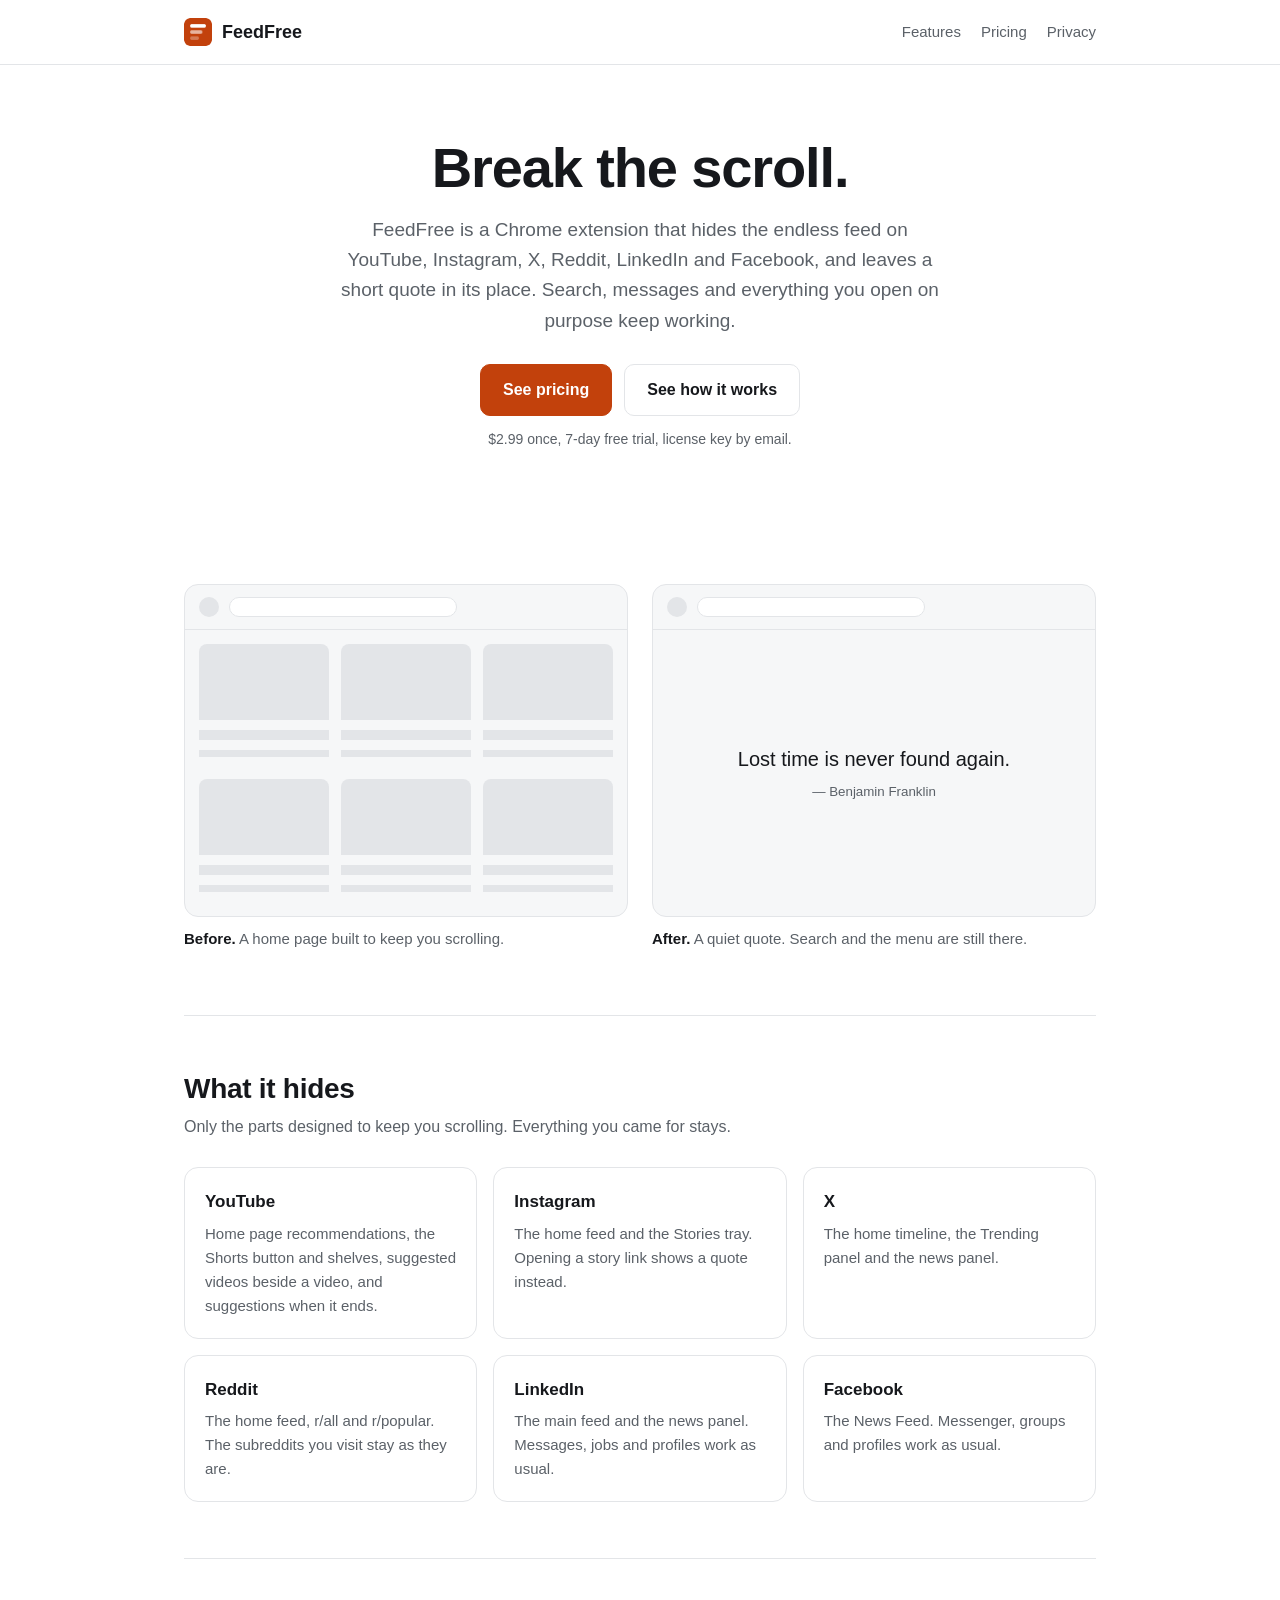
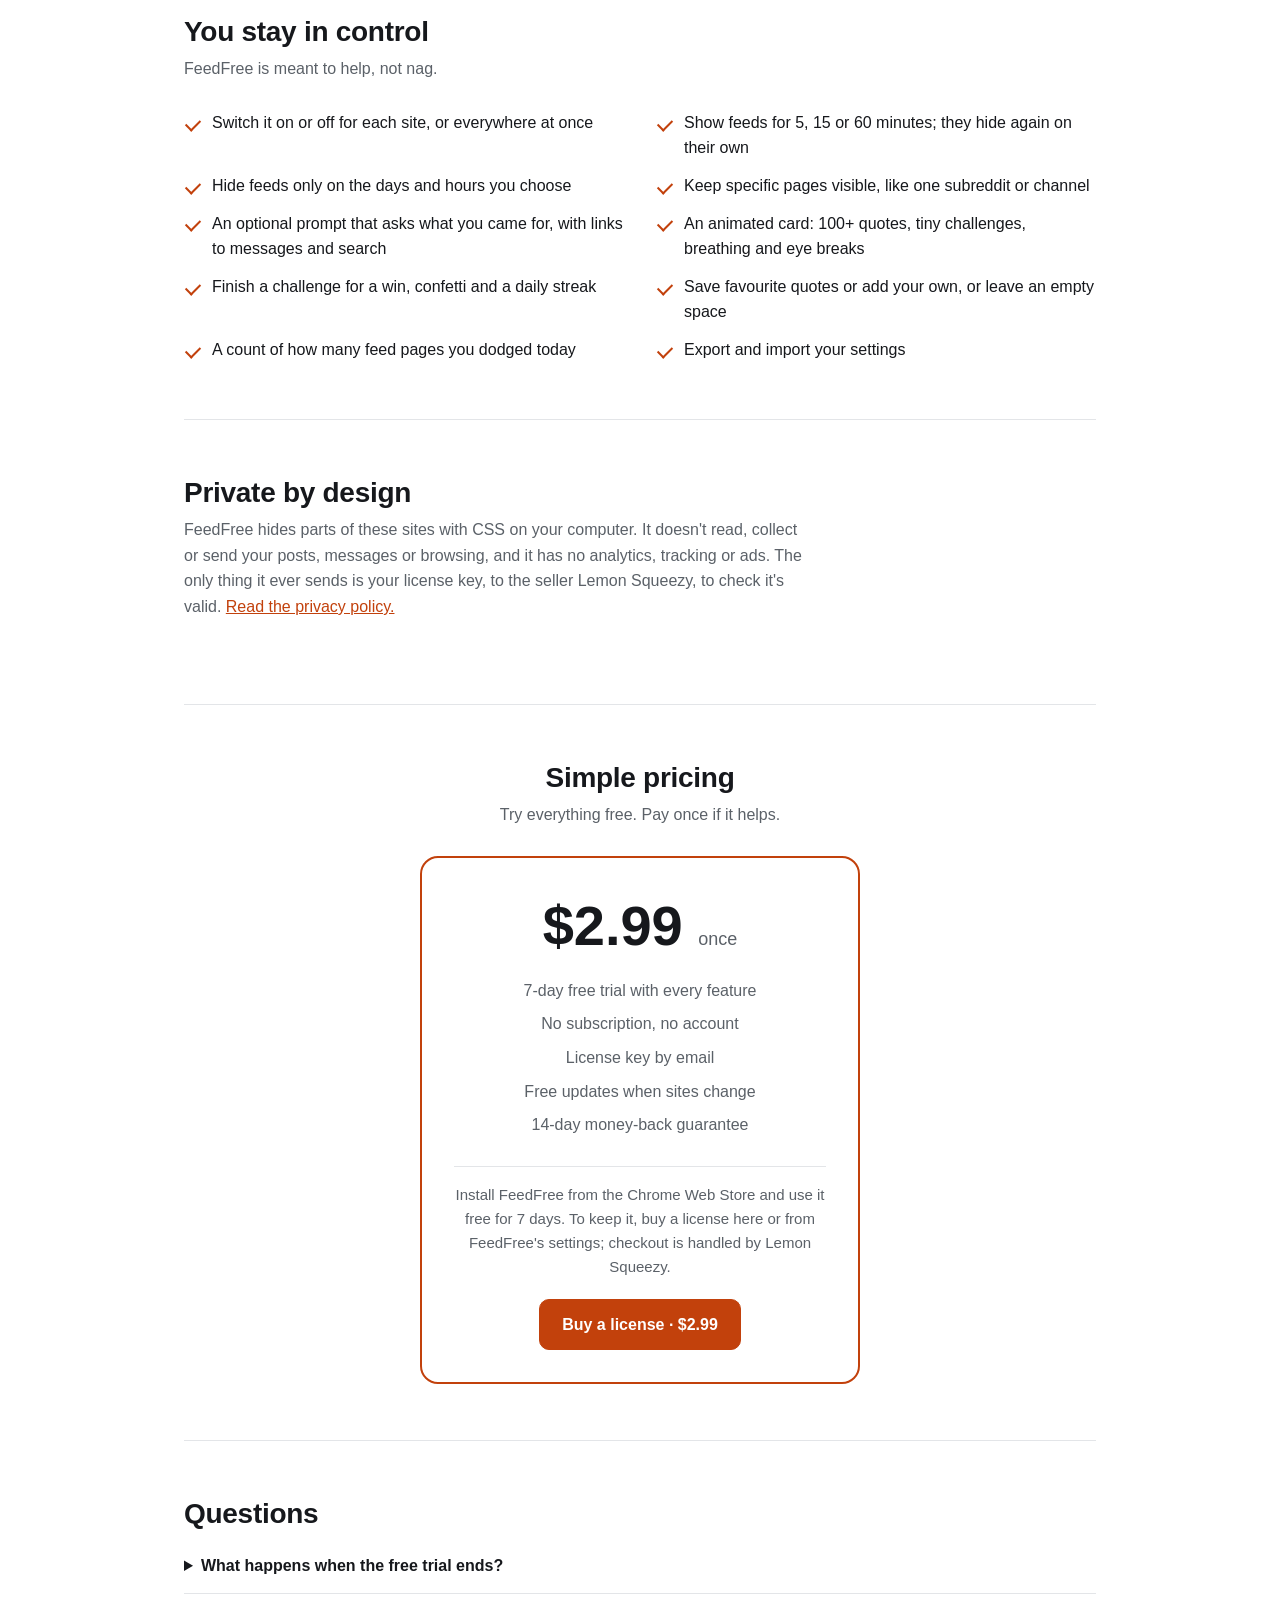
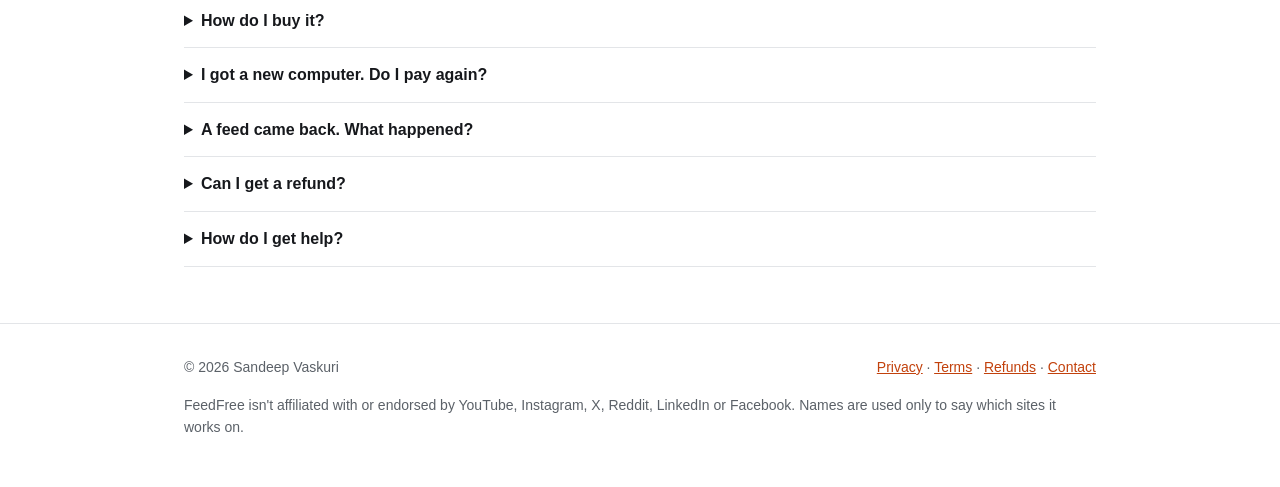
<file: index.html>
<!doctype html>
<html lang="en">
  <head>
    <meta charset="utf-8" />
    <meta name="viewport" content="width=device-width, initial-scale=1" />
    <title>FeedFree: hide the endless feed</title>
    <meta
      name="description"
      content="A Chrome extension that hides the endless feed on YouTube, Instagram, X, Reddit, LinkedIn and Facebook, and shows a quote instead. $2.99 once, 7-day free trial."
    />
    <link rel="icon" href="icon32.png" />
    <link rel="stylesheet" href="style.css" />
  </head>
  <body>
    <header class="top">
      <div class="wrap">
        <a class="brand" href="./">
          <img src="icon32.png" width="28" height="28" alt="" />
          FeedFree
        </a>
        <nav aria-label="Main">
          <a href="#features">Features</a>
          <a href="#pricing">Pricing</a>
          <a href="privacy.html">Privacy</a>
        </nav>
      </div>
    </header>

    <main>
      <div class="wrap">
        <div class="hero">
          <h1>Break the scroll.</h1>
          <p class="lede">
            FeedFree is a Chrome extension that hides the endless feed on YouTube, Instagram, X, Reddit, LinkedIn and Facebook, and leaves a
            short quote in its place. Search, messages and everything you open on purpose keep working.
          </p>
          <div class="cta">
            <!-- When FeedFree is live, add before these:
                 <a class="button primary" href="CHROME WEB STORE LINK">Add to Chrome</a> -->
            <a class="button primary" href="#pricing">See pricing</a>
            <a class="button" href="#how">See how it works</a>
          </div>
          <p class="note">$2.99 once, 7-day free trial, license key by email.</p>
        </div>

        <section class="first" id="how" aria-label="Before and after">
          <div class="compare">
            <figure>
              <div class="mock" aria-hidden="true">
                <div class="mock-bar">
                  <span class="dot"></span>
                  <span class="search"></span>
                </div>
                <div class="mock-grid">
                  <span></span>
                  <span></span>
                  <span></span>
                  <span></span>
                  <span></span>
                  <span></span>
                </div>
              </div>
              <figcaption>
                <strong>Before.</strong>
                A home page built to keep you scrolling.
              </figcaption>
            </figure>
            <figure>
              <div class="mock" aria-hidden="true">
                <div class="mock-bar">
                  <span class="dot"></span>
                  <span class="search"></span>
                </div>
                <div class="mock-quote">
                  <p>Lost time is never found again.</p>
                  <small>Benjamin Franklin</small>
                </div>
              </div>
              <figcaption>
                <strong>After.</strong>
                A quiet quote. Search and the menu are still there.
              </figcaption>
            </figure>
          </div>
        </section>

        <section id="features" aria-labelledby="hides-heading">
          <h2 id="hides-heading">What it hides</h2>
          <p class="section-lede">Only the parts designed to keep you scrolling. Everything you came for stays.</p>
          <ul class="cards">
            <li>
              <h3>YouTube</h3>
              <p>
                Home page recommendations, the Shorts button and shelves, suggested videos beside a video, and suggestions when it ends.
              </p>
            </li>
            <li>
              <h3>Instagram</h3>
              <p>The home feed and the Stories tray. Opening a story link shows a quote instead.</p>
            </li>
            <li>
              <h3>X</h3>
              <p>The home timeline, the Trending panel and the news panel.</p>
            </li>
            <li>
              <h3>Reddit</h3>
              <p>The home feed, r/all and r/popular. The subreddits you visit stay as they are.</p>
            </li>
            <li>
              <h3>LinkedIn</h3>
              <p>The main feed and the news panel. Messages, jobs and profiles work as usual.</p>
            </li>
            <li>
              <h3>Facebook</h3>
              <p>The News Feed. Messenger, groups and profiles work as usual.</p>
            </li>
          </ul>
        </section>

        <section aria-labelledby="control-heading">
          <h2 id="control-heading">You stay in control</h2>
          <p class="section-lede">FeedFree is meant to help, not nag.</p>
          <ul class="ticks">
            <li>Switch it on or off for each site, or everywhere at once</li>
            <li>Show feeds for 5, 15 or 60 minutes; they hide again on their own</li>
            <li>Hide feeds only on the days and hours you choose</li>
            <li>Keep specific pages visible, like one subreddit or channel</li>
            <li>An optional prompt that asks what you came for, with links to messages and search</li>
            <li>An animated card: 100+ quotes, tiny challenges, breathing and eye breaks</li>
            <li>Finish a challenge for a win, confetti and a daily streak</li>
            <li>Save favourite quotes or add your own, or leave an empty space</li>
            <li>A count of how many feed pages you dodged today</li>
            <li>Export and import your settings</li>
          </ul>
        </section>

        <section aria-labelledby="privacy-heading">
          <h2 id="privacy-heading">Private by design</h2>
          <p class="section-lede">
            FeedFree hides parts of these sites with CSS on your computer. It doesn't read, collect or send your posts, messages or
            browsing, and it has no analytics, tracking or ads. The only thing it ever sends is your license key, to the seller Lemon
            Squeezy, to check it's valid. <a href="privacy.html">Read the privacy policy.</a>
          </p>
        </section>

        <section id="pricing" aria-labelledby="pricing-heading">
          <h2 id="pricing-heading" style="text-align: center">Simple pricing</h2>
          <p class="section-lede" style="text-align: center; margin-inline: auto">Try everything free. Pay once if it helps.</p>
          <div class="price-card">
            <div class="price">
              $2.99
              <small>once</small>
            </div>
            <ul>
              <li>7-day free trial with every feature</li>
              <li>No subscription, no account</li>
              <li>License key by email</li>
              <li>Free updates when sites change</li>
              <li>14-day money-back guarantee</li>
            </ul>
            <p class="how-to-buy">
              Install FeedFree from the Chrome Web Store and use it free for 7 days. To keep it, buy a license here or from FeedFree's
              settings; checkout is handled by Lemon Squeezy.
            </p>
            <a class="button primary buy" href="https://feedfree.lemonsqueezy.com/checkout/buy/6191f3fb-3e3f-49fd-a37e-2ee6757867e6"
              >Buy a license · $2.99</a
            >
          </div>
        </section>

        <section aria-labelledby="faq-heading">
          <h2 id="faq-heading">Questions</h2>
          <details>
            <summary>What happens when the free trial ends?</summary>
            <p>
              FeedFree stops hiding feeds and the sites work as normal. Buy a license for $2.99 and paste the key into FeedFree's settings
              to keep hiding them.
            </p>
          </details>
          <details>
            <summary>How do I buy it?</summary>
            <p>
              Through Lemon Squeezy's checkout, linked from inside FeedFree. Lemon Squeezy handles payment and tax and emails you a license
              key.
            </p>
          </details>
          <details>
            <summary>I got a new computer. Do I pay again?</summary>
            <p>
              No. Open FeedFree's settings on the old computer and choose Deactivate this computer, then enter the same key on the new one.
              Your key is also in the receipt email from Lemon Squeezy.
            </p>
          </details>
          <details>
            <summary>A feed came back. What happened?</summary>
            <p>
              Sites change their layout from time to time. Tell us using Settings → "Something looks broken?" in FeedFree, or by email, and
              we'll ship a fix. Chrome installs updates automatically.
            </p>
          </details>
          <details>
            <summary>Can I get a refund?</summary>
            <p>
              Yes, within 14 days of buying, no questions asked. Email
              <a href="mailto:vaskurisandeep@gmail.com">vaskurisandeep@gmail.com</a> from the address you bought with. See the
              <a href="refund.html">refund policy</a>.
            </p>
          </details>
          <details>
            <summary>How do I get help?</summary>
            <p>
              Email <a href="mailto:vaskurisandeep@gmail.com">vaskurisandeep@gmail.com</a>. You can also use Settings → "Something looks
              broken?" in FeedFree to report a problem with a site.
            </p>
          </details>
        </section>
      </div>
    </main>

    <footer>
      <div class="wrap">
        <p>© 2026 Sandeep Vaskuri</p>
        <p>
          <a href="privacy.html">Privacy</a> · <a href="terms.html">Terms</a> · <a href="refund.html">Refunds</a> ·
          <a href="mailto:vaskurisandeep@gmail.com">Contact</a>
        </p>
        <p>
          FeedFree isn't affiliated with or endorsed by YouTube, Instagram, X, Reddit, LinkedIn or Facebook. Names are used only to say
          which sites it works on.
        </p>
      </div>
    </footer>
  </body>
</html>
</file>
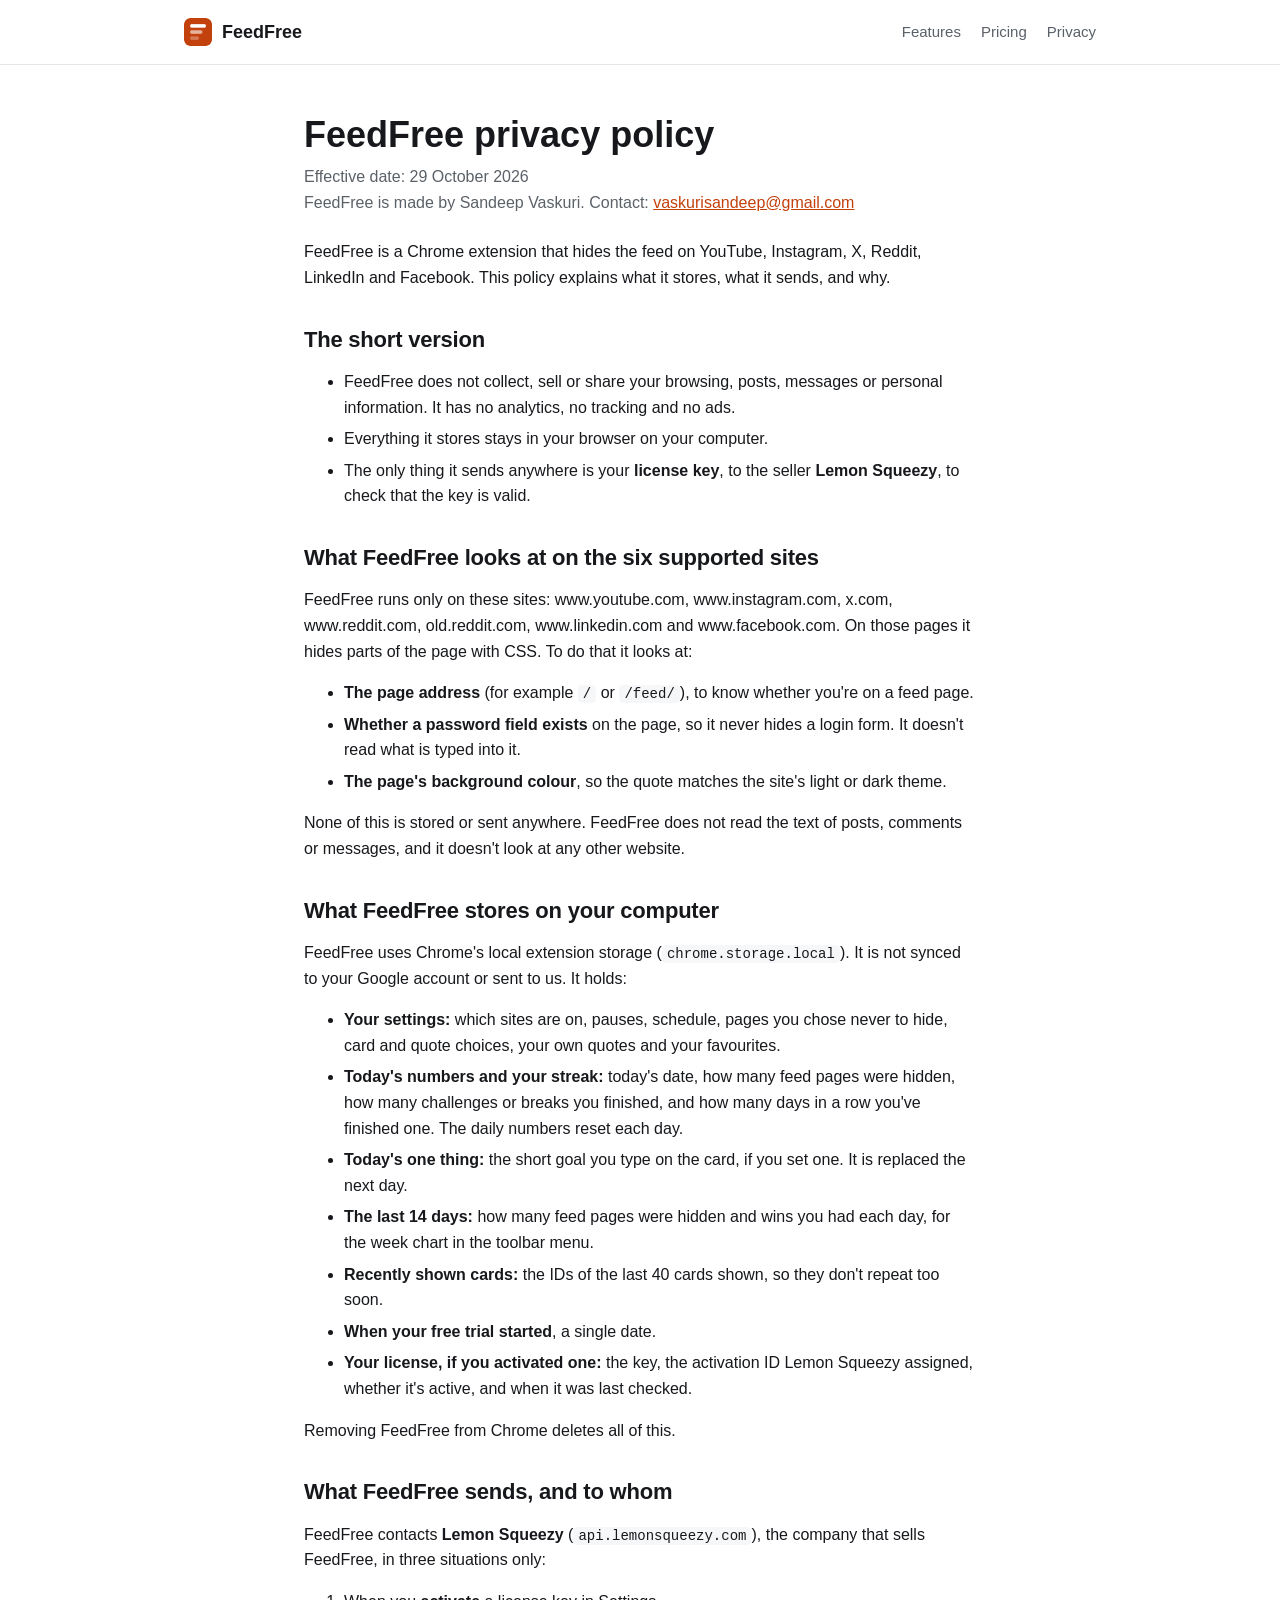
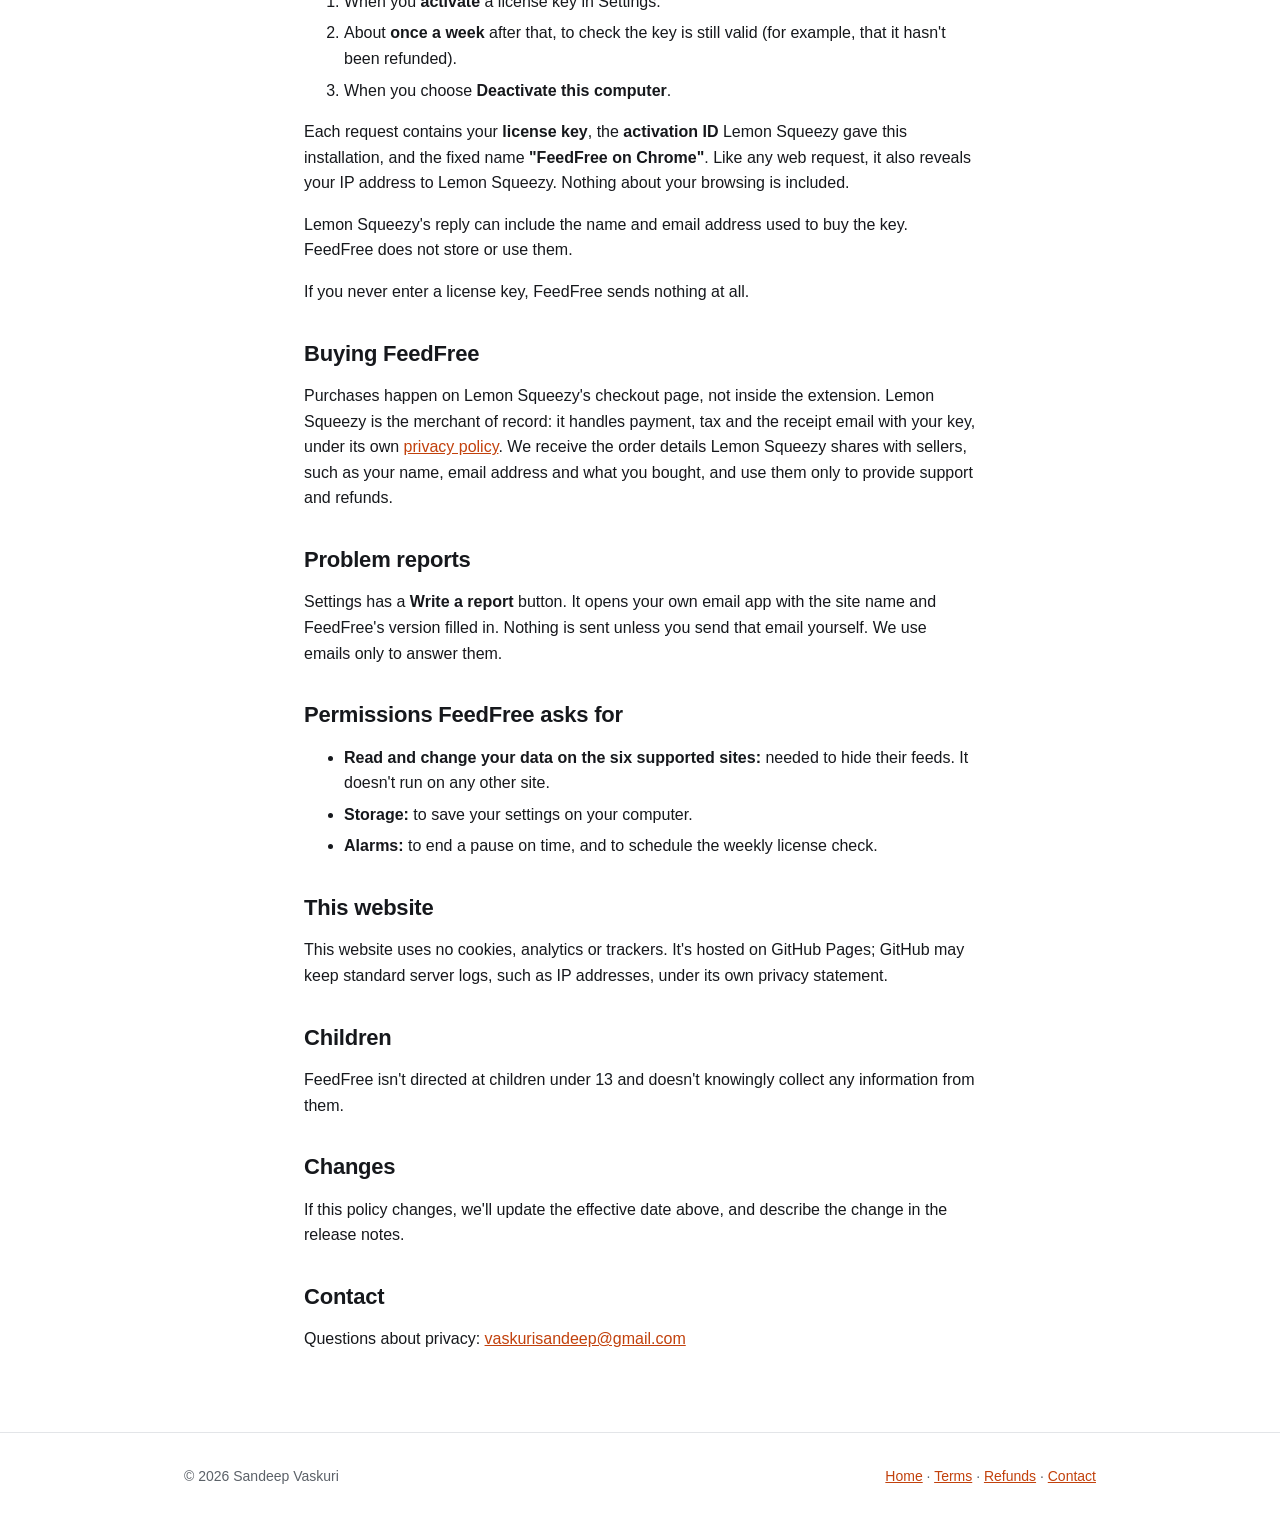
<file: privacy.html>
<!doctype html>
<!-- Published copy of docs/privacy-policy.md. Keep the two in step. -->
<html lang="en">
  <head>
    <meta charset="utf-8" />
    <meta name="viewport" content="width=device-width, initial-scale=1" />
    <title>Privacy policy · FeedFree</title>
    <meta name="description" content="What the FeedFree Chrome extension stores, what it sends, and why." />
    <link rel="icon" href="icon32.png" />
    <link rel="stylesheet" href="style.css" />
  </head>
  <body>
    <header class="top">
      <div class="wrap">
        <a class="brand" href="./"><img src="icon32.png" width="28" height="28" alt="" />FeedFree</a>
        <nav aria-label="Main">
          <a href="./#features">Features</a>
          <a href="./#pricing">Pricing</a>
          <a href="privacy.html" aria-current="page">Privacy</a>
        </nav>
      </div>
    </header>

    <main class="wrap doc">
      <h1>FeedFree privacy policy</h1>
      <p class="meta">
        Effective date: 29 October 2026<br />
        FeedFree is made by Sandeep Vaskuri. Contact: <a href="mailto:vaskurisandeep@gmail.com">vaskurisandeep@gmail.com</a>
      </p>

      <p>
        FeedFree is a Chrome extension that hides the feed on YouTube, Instagram, X, Reddit, LinkedIn and Facebook. This policy explains
        what it stores, what it sends, and why.
      </p>

      <h2>The short version</h2>
      <ul>
        <li>
          FeedFree does not collect, sell or share your browsing, posts, messages or personal information. It has no analytics, no tracking
          and no ads.
        </li>
        <li>Everything it stores stays in your browser on your computer.</li>
        <li>
          The only thing it sends anywhere is your <strong>license key</strong>, to the seller <strong>Lemon Squeezy</strong>, to check that
          the key is valid.
        </li>
      </ul>

      <h2>What FeedFree looks at on the six supported sites</h2>
      <p>
        FeedFree runs only on these sites: www.youtube.com, www.instagram.com, x.com, www.reddit.com, old.reddit.com, www.linkedin.com and
        www.facebook.com. On those pages it hides parts of the page with CSS. To do that it looks at:
      </p>
      <ul>
        <li>
          <strong>The page address</strong> (for example <code>/</code> or <code>/feed/</code>), to know whether you're on a feed page.
        </li>
        <li>
          <strong>Whether a password field exists</strong> on the page, so it never hides a login form. It doesn't read what is typed into
          it.
        </li>
        <li><strong>The page's background colour</strong>, so the quote matches the site's light or dark theme.</li>
      </ul>
      <p>
        None of this is stored or sent anywhere. FeedFree does not read the text of posts, comments or messages, and it doesn't look at any
        other website.
      </p>

      <h2>What FeedFree stores on your computer</h2>
      <p>
        FeedFree uses Chrome's local extension storage (<code>chrome.storage.local</code>). It is not synced to your Google account or sent
        to us. It holds:
      </p>
      <ul>
        <li>
          <strong>Your settings:</strong> which sites are on, pauses, schedule, pages you chose never to hide, card and quote choices, your
          own quotes and your favourites.
        </li>
        <li>
          <strong>Today's numbers and your streak:</strong> today's date, how many feed pages were hidden, how many challenges or breaks you
          finished, and how many days in a row you've finished one. The daily numbers reset each day.
        </li>
        <li><strong>Today's one thing:</strong> the short goal you type on the card, if you set one. It is replaced the next day.</li>
        <li>
          <strong>The last 14 days:</strong> how many feed pages were hidden and wins you had each day, for the week chart in the toolbar
          menu.
        </li>
        <li><strong>Recently shown cards:</strong> the IDs of the last 40 cards shown, so they don't repeat too soon.</li>
        <li><strong>When your free trial started</strong>, a single date.</li>
        <li>
          <strong>Your license, if you activated one:</strong> the key, the activation ID Lemon Squeezy assigned, whether it's active, and
          when it was last checked.
        </li>
      </ul>
      <p>Removing FeedFree from Chrome deletes all of this.</p>

      <h2>What FeedFree sends, and to whom</h2>
      <p>
        FeedFree contacts <strong>Lemon Squeezy</strong> (<code>api.lemonsqueezy.com</code>), the company that sells FeedFree, in three
        situations only:
      </p>
      <ol>
        <li>When you <strong>activate</strong> a license key in Settings.</li>
        <li>About <strong>once a week</strong> after that, to check the key is still valid (for example, that it hasn't been refunded).</li>
        <li>When you choose <strong>Deactivate this computer</strong>.</li>
      </ol>
      <p>
        Each request contains your <strong>license key</strong>, the <strong>activation ID</strong> Lemon Squeezy gave this installation,
        and the fixed name <strong>"FeedFree on Chrome"</strong>. Like any web request, it also reveals your IP address to Lemon Squeezy.
        Nothing about your browsing is included.
      </p>
      <p>Lemon Squeezy's reply can include the name and email address used to buy the key. FeedFree does not store or use them.</p>
      <p>If you never enter a license key, FeedFree sends nothing at all.</p>

      <h2>Buying FeedFree</h2>
      <p>
        Purchases happen on Lemon Squeezy's checkout page, not inside the extension. Lemon Squeezy is the merchant of record: it handles
        payment, tax and the receipt email with your key, under its own <a href="https://www.lemonsqueezy.com/privacy">privacy policy</a>.
        We receive the order details Lemon Squeezy shares with sellers, such as your name, email address and what you bought, and use them
        only to provide support and refunds.
      </p>

      <h2>Problem reports</h2>
      <p>
        Settings has a <strong>Write a report</strong> button. It opens your own email app with the site name and FeedFree's version filled
        in. Nothing is sent unless you send that email yourself. We use emails only to answer them.
      </p>

      <h2>Permissions FeedFree asks for</h2>
      <ul>
        <li>
          <strong>Read and change your data on the six supported sites:</strong> needed to hide their feeds. It doesn't run on any other
          site.
        </li>
        <li><strong>Storage:</strong> to save your settings on your computer.</li>
        <li><strong>Alarms:</strong> to end a pause on time, and to schedule the weekly license check.</li>
      </ul>

      <h2>This website</h2>
      <p>
        This website uses no cookies, analytics or trackers. It's hosted on GitHub Pages; GitHub may keep standard server logs, such as IP
        addresses, under its own privacy statement.
      </p>

      <h2>Children</h2>
      <p>FeedFree isn't directed at children under 13 and doesn't knowingly collect any information from them.</p>

      <h2>Changes</h2>
      <p>If this policy changes, we'll update the effective date above, and describe the change in the release notes.</p>

      <h2>Contact</h2>
      <p>Questions about privacy: <a href="mailto:vaskurisandeep@gmail.com">vaskurisandeep@gmail.com</a></p>
    </main>

    <footer>
      <div class="wrap">
        <p>© 2026 Sandeep Vaskuri</p>
        <p>
          <a href="./">Home</a> · <a href="terms.html">Terms</a> · <a href="refund.html">Refunds</a> ·
          <a href="mailto:vaskurisandeep@gmail.com">Contact</a>
        </p>
      </div>
    </footer>
  </body>
</html>
</file>
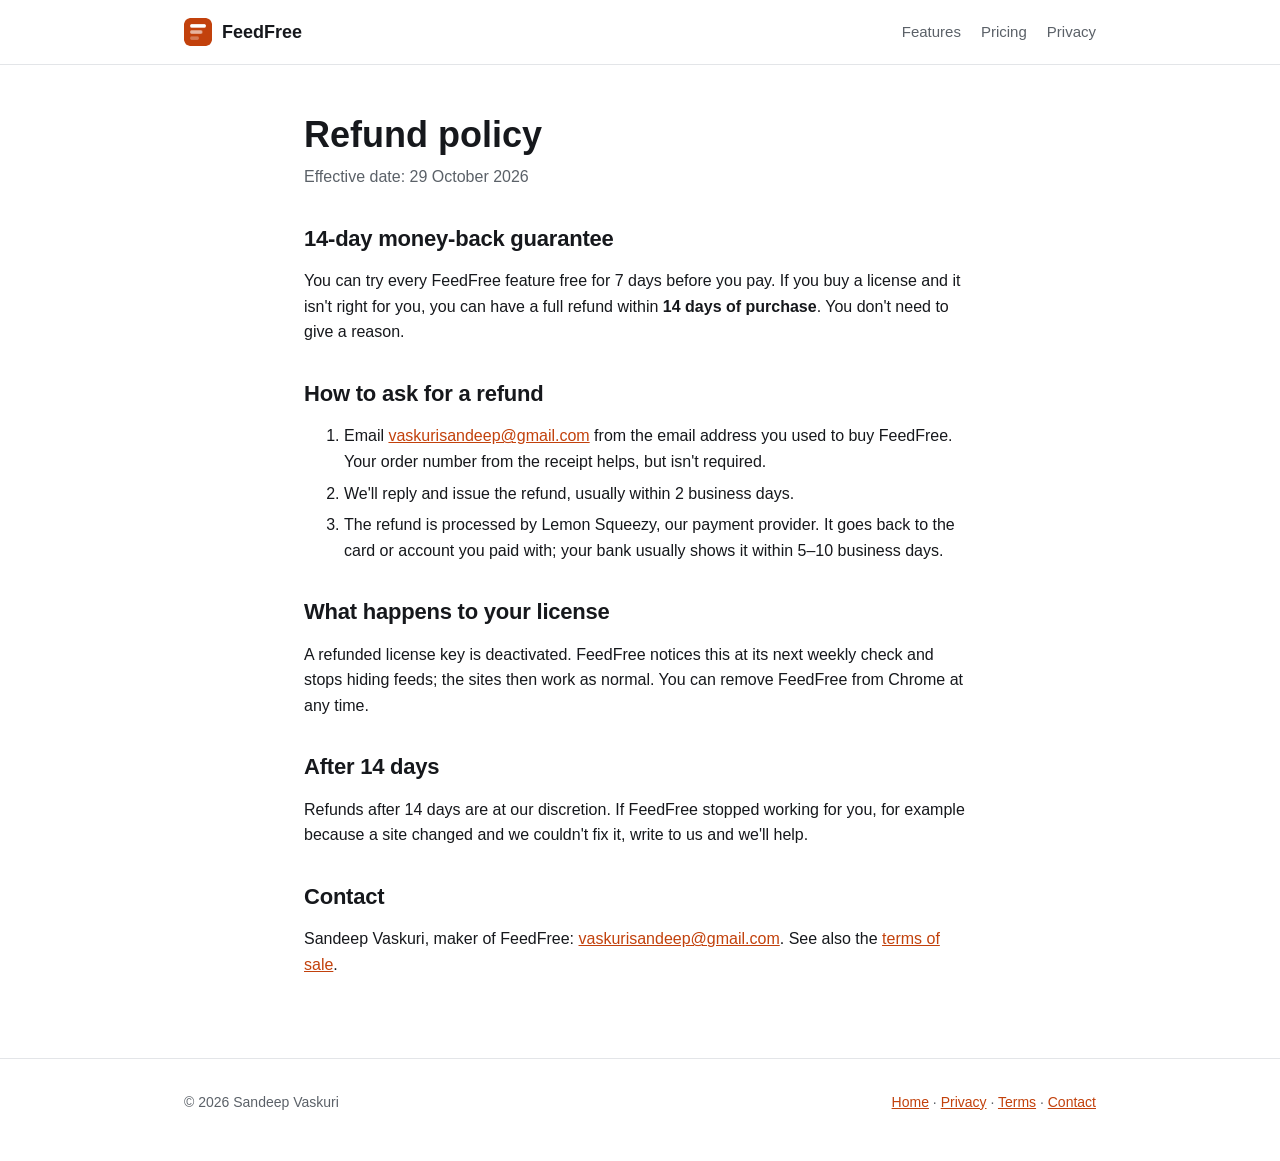
<file: refund.html>
<!doctype html>
<html lang="en">
  <head>
    <meta charset="utf-8" />
    <meta name="viewport" content="width=device-width, initial-scale=1" />
    <title>Refund policy · FeedFree</title>
    <meta name="description" content="FeedFree's 14-day money-back guarantee and how to ask for a refund." />
    <link rel="icon" href="icon32.png" />
    <link rel="stylesheet" href="style.css" />
  </head>
  <body>
    <header class="top">
      <div class="wrap">
        <a class="brand" href="./"><img src="icon32.png" width="28" height="28" alt="" />FeedFree</a>
        <nav aria-label="Main">
          <a href="./#features">Features</a>
          <a href="./#pricing">Pricing</a>
          <a href="privacy.html">Privacy</a>
        </nav>
      </div>
    </header>

    <main class="wrap doc">
      <h1>Refund policy</h1>
      <p class="meta">Effective date: 29 October 2026</p>

      <h2>14-day money-back guarantee</h2>
      <p>
        You can try every FeedFree feature free for 7 days before you pay. If you buy a license and it isn't right for you, you can have a
        full refund within <strong>14 days of purchase</strong>. You don't need to give a reason.
      </p>

      <h2>How to ask for a refund</h2>
      <ol>
        <li>
          Email <a href="mailto:vaskurisandeep@gmail.com?subject=FeedFree%20refund">vaskurisandeep@gmail.com</a> from the email address you
          used to buy FeedFree. Your order number from the receipt helps, but isn't required.
        </li>
        <li>We'll reply and issue the refund, usually within 2 business days.</li>
        <li>
          The refund is processed by Lemon Squeezy, our payment provider. It goes back to the card or account you paid with; your bank
          usually shows it within 5–10 business days.
        </li>
      </ol>

      <h2>What happens to your license</h2>
      <p>
        A refunded license key is deactivated. FeedFree notices this at its next weekly check and stops hiding feeds; the sites then work as
        normal. You can remove FeedFree from Chrome at any time.
      </p>

      <h2>After 14 days</h2>
      <p>
        Refunds after 14 days are at our discretion. If FeedFree stopped working for you, for example because a site changed and we couldn't
        fix it, write to us and we'll help.
      </p>

      <h2>Contact</h2>
      <p>
        Sandeep Vaskuri, maker of FeedFree: <a href="mailto:vaskurisandeep@gmail.com">vaskurisandeep@gmail.com</a>. See also the
        <a href="terms.html">terms of sale</a>.
      </p>
    </main>

    <footer>
      <div class="wrap">
        <p>© 2026 Sandeep Vaskuri</p>
        <p>
          <a href="./">Home</a> · <a href="privacy.html">Privacy</a> · <a href="terms.html">Terms</a> ·
          <a href="mailto:vaskurisandeep@gmail.com">Contact</a>
        </p>
      </div>
    </footer>
  </body>
</html>
</file>
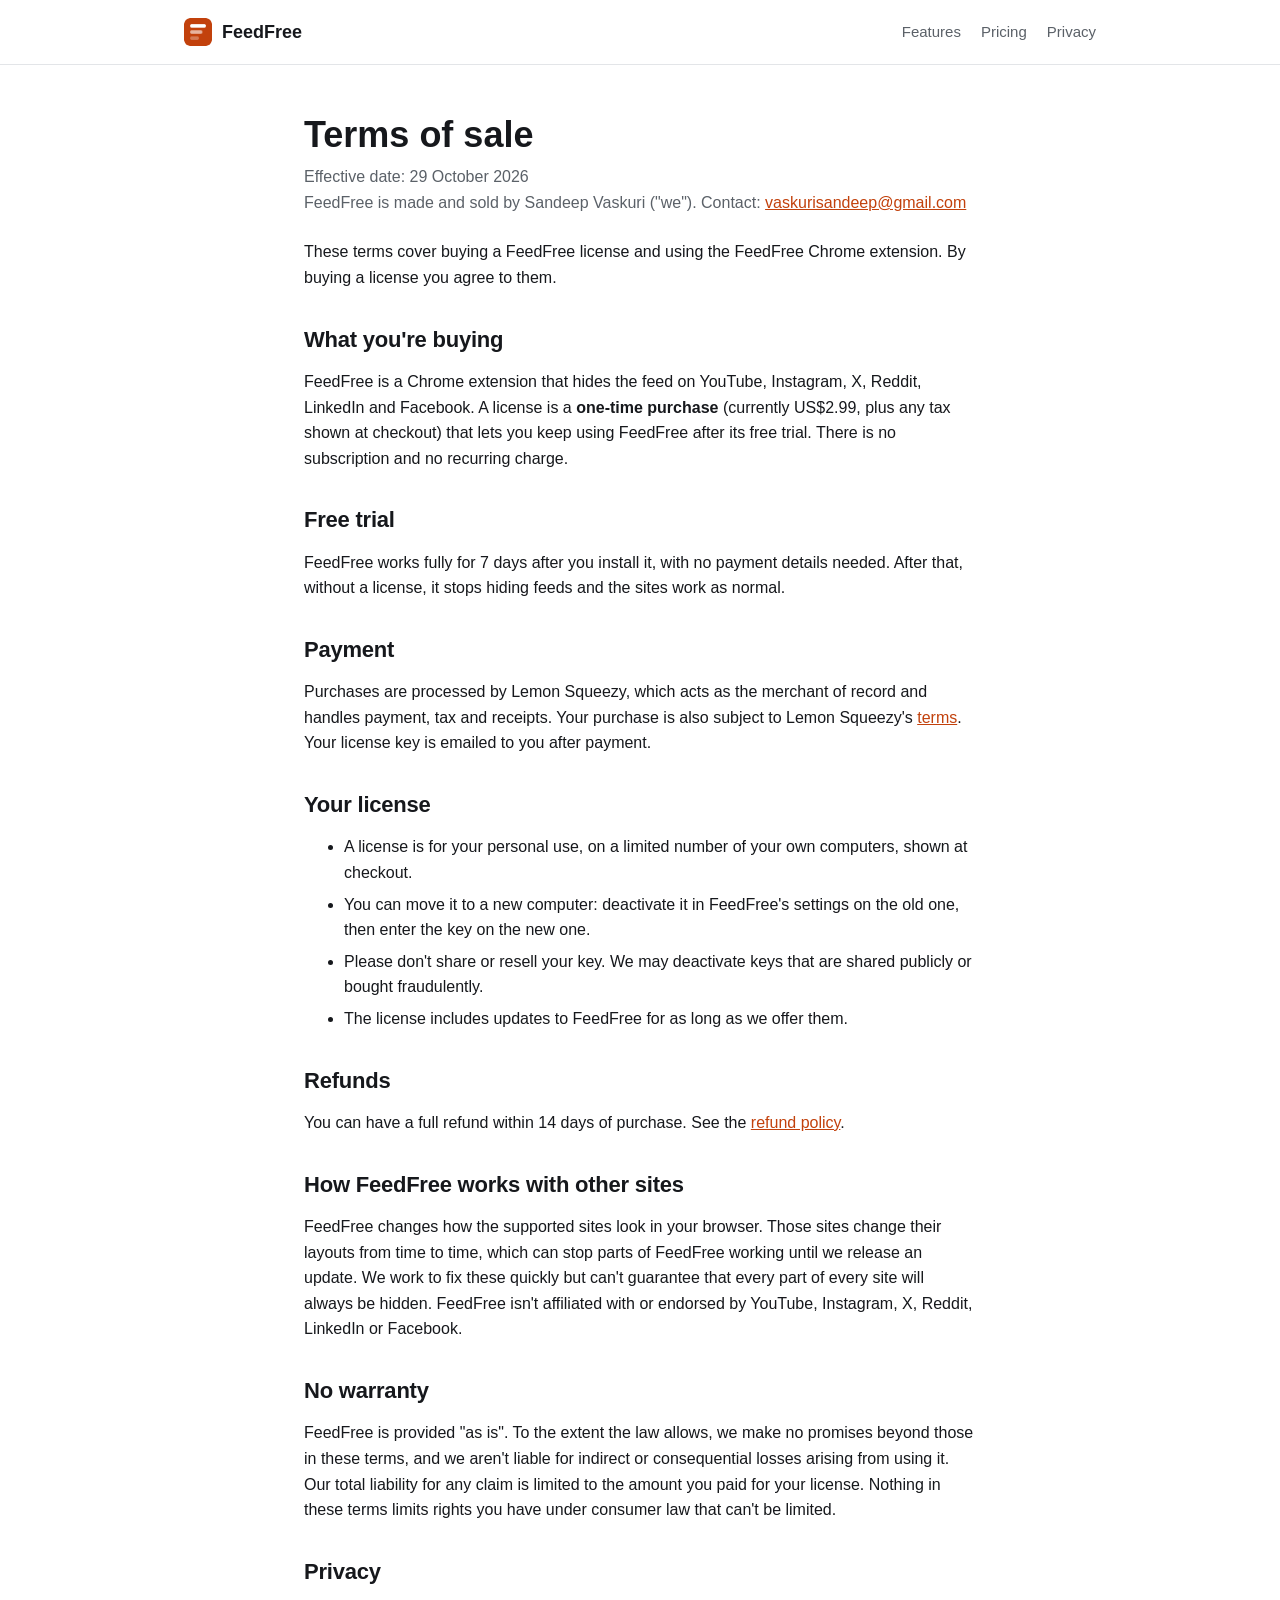
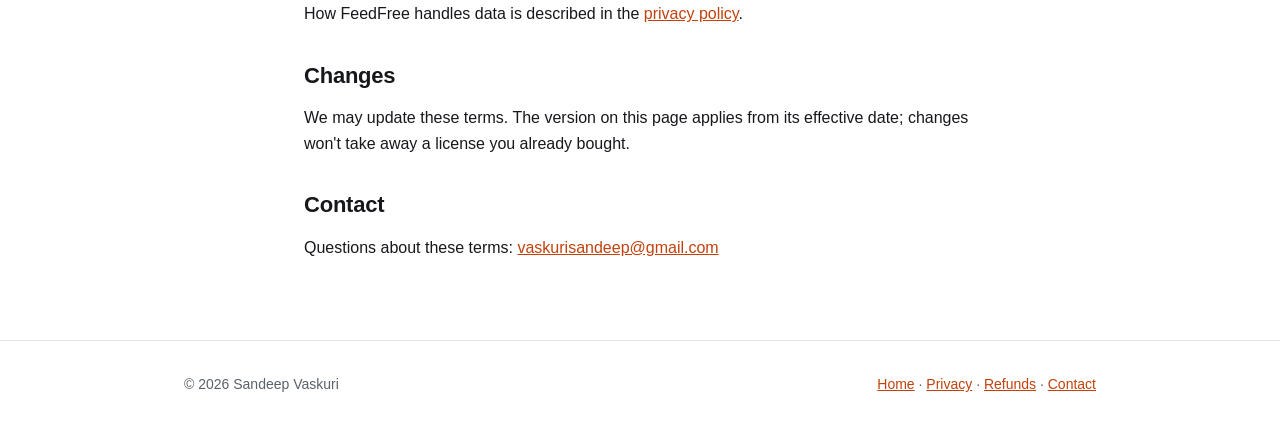
<file: terms.html>
<!doctype html>
<html lang="en">
  <head>
    <meta charset="utf-8" />
    <meta name="viewport" content="width=device-width, initial-scale=1" />
    <title>Terms of sale · FeedFree</title>
    <meta name="description" content="The terms for buying and using the FeedFree Chrome extension." />
    <link rel="icon" href="icon32.png" />
    <link rel="stylesheet" href="style.css" />
  </head>
  <body>
    <header class="top">
      <div class="wrap">
        <a class="brand" href="./"><img src="icon32.png" width="28" height="28" alt="" />FeedFree</a>
        <nav aria-label="Main">
          <a href="./#features">Features</a>
          <a href="./#pricing">Pricing</a>
          <a href="privacy.html">Privacy</a>
        </nav>
      </div>
    </header>

    <main class="wrap doc">
      <h1>Terms of sale</h1>
      <p class="meta">
        Effective date: 29 October 2026<br />
        FeedFree is made and sold by Sandeep Vaskuri ("we"). Contact: <a href="mailto:vaskurisandeep@gmail.com">vaskurisandeep@gmail.com</a>
      </p>

      <p>These terms cover buying a FeedFree license and using the FeedFree Chrome extension. By buying a license you agree to them.</p>

      <h2>What you're buying</h2>
      <p>
        FeedFree is a Chrome extension that hides the feed on YouTube, Instagram, X, Reddit, LinkedIn and Facebook. A license is a
        <strong>one-time purchase</strong> (currently US$2.99, plus any tax shown at checkout) that lets you keep using FeedFree after its
        free trial. There is no subscription and no recurring charge.
      </p>

      <h2>Free trial</h2>
      <p>
        FeedFree works fully for 7 days after you install it, with no payment details needed. After that, without a license, it stops hiding
        feeds and the sites work as normal.
      </p>

      <h2>Payment</h2>
      <p>
        Purchases are processed by Lemon Squeezy, which acts as the merchant of record and handles payment, tax and receipts. Your purchase
        is also subject to Lemon Squeezy's <a href="https://www.lemonsqueezy.com/terms">terms</a>. Your license key is emailed to you after
        payment.
      </p>

      <h2>Your license</h2>
      <ul>
        <li>A license is for your personal use, on a limited number of your own computers, shown at checkout.</li>
        <li>You can move it to a new computer: deactivate it in FeedFree's settings on the old one, then enter the key on the new one.</li>
        <li>Please don't share or resell your key. We may deactivate keys that are shared publicly or bought fraudulently.</li>
        <li>The license includes updates to FeedFree for as long as we offer them.</li>
      </ul>

      <h2>Refunds</h2>
      <p>You can have a full refund within 14 days of purchase. See the <a href="refund.html">refund policy</a>.</p>

      <h2>How FeedFree works with other sites</h2>
      <p>
        FeedFree changes how the supported sites look in your browser. Those sites change their layouts from time to time, which can stop
        parts of FeedFree working until we release an update. We work to fix these quickly but can't guarantee that every part of every site
        will always be hidden. FeedFree isn't affiliated with or endorsed by YouTube, Instagram, X, Reddit, LinkedIn or Facebook.
      </p>

      <h2>No warranty</h2>
      <p>
        FeedFree is provided "as is". To the extent the law allows, we make no promises beyond those in these terms, and we aren't liable
        for indirect or consequential losses arising from using it. Our total liability for any claim is limited to the amount you paid for
        your license. Nothing in these terms limits rights you have under consumer law that can't be limited.
      </p>

      <h2>Privacy</h2>
      <p>How FeedFree handles data is described in the <a href="privacy.html">privacy policy</a>.</p>

      <h2>Changes</h2>
      <p>
        We may update these terms. The version on this page applies from its effective date; changes won't take away a license you already
        bought.
      </p>

      <h2>Contact</h2>
      <p>Questions about these terms: <a href="mailto:vaskurisandeep@gmail.com">vaskurisandeep@gmail.com</a></p>
    </main>

    <footer>
      <div class="wrap">
        <p>© 2026 Sandeep Vaskuri</p>
        <p>
          <a href="./">Home</a> · <a href="privacy.html">Privacy</a> · <a href="refund.html">Refunds</a> ·
          <a href="mailto:vaskurisandeep@gmail.com">Contact</a>
        </p>
      </div>
    </footer>
  </body>
</html>
</file>
<file: style.css>
/* FeedFree website. Same colours as the extension (shared/theme.css). */
:root {
  color-scheme: light dark;
  --bg: #ffffff;
  --surface: #f6f7f8;
  --fg: #16181c;
  --muted: #5b6168;
  --line: #e3e5e8;
  --accent: #c2410c;
  --accent-fg: #ffffff;
  --font: -apple-system, BlinkMacSystemFont, "Segoe UI", Roboto, sans-serif;
}
@media (prefers-color-scheme: dark) {
  :root {
    --bg: #1b1d21;
    --surface: #23262b;
    --fg: #eceef0;
    --muted: #a7adb4;
    --line: #33363c;
    --accent: #fb923c;
    --accent-fg: #1b1d21;
  }
}

* {
  box-sizing: border-box;
}
html {
  scroll-behavior: smooth;
}
body {
  margin: 0;
  background: var(--bg);
  color: var(--fg);
  font: 16px/1.6 var(--font);
}
a {
  color: var(--accent);
}
:focus-visible {
  outline: 2px solid var(--accent);
  outline-offset: 3px;
}
.wrap {
  max-width: 960px;
  margin: 0 auto;
  padding: 0 24px;
}

/* Header */
.top {
  border-bottom: 1px solid var(--line);
}
.top .wrap {
  display: flex;
  align-items: center;
  justify-content: space-between;
  gap: 16px;
  height: 64px;
}
.brand {
  display: flex;
  align-items: center;
  gap: 10px;
  color: inherit;
  text-decoration: none;
  font-weight: 700;
  font-size: 18px;
}
.brand img {
  border-radius: 6px;
}
.top nav {
  display: flex;
  gap: 20px;
  font-size: 15px;
}
.top nav a {
  color: var(--muted);
  text-decoration: none;
}
.top nav a:hover {
  color: var(--fg);
}

/* Hero */
.hero {
  text-align: center;
  padding: 72px 0 40px;
}
.hero h1 {
  font-size: clamp(36px, 6vw, 56px);
  line-height: 1.1;
  margin: 0 0 16px;
  letter-spacing: -0.02em;
}
.lede {
  max-width: 620px;
  margin: 0 auto;
  font-size: 19px;
  color: var(--muted);
}
.cta {
  display: flex;
  gap: 12px;
  justify-content: center;
  flex-wrap: wrap;
  margin-top: 28px;
}
.button {
  display: inline-block;
  padding: 12px 22px;
  border-radius: 10px;
  border: 1px solid var(--line);
  color: inherit;
  text-decoration: none;
  font-weight: 600;
}
.button.primary {
  background: var(--accent);
  border-color: var(--accent);
  color: var(--accent-fg);
}
.button.soon {
  background: var(--surface);
  color: var(--muted);
  cursor: default;
}
.note {
  margin-top: 12px;
  font-size: 14px;
  color: var(--muted);
}

/* Before / after */
.compare {
  display: grid;
  grid-template-columns: 1fr 1fr;
  gap: 24px;
  margin: 24px 0 8px;
}
figure {
  margin: 0;
}
figcaption {
  margin-top: 10px;
  color: var(--muted);
  font-size: 15px;
}
figcaption strong {
  color: var(--fg);
}
.mock {
  border: 1px solid var(--line);
  border-radius: 14px;
  background: var(--surface);
  overflow: hidden;
  aspect-ratio: 4 / 3;
  display: flex;
  flex-direction: column;
}
.mock-bar {
  display: flex;
  align-items: center;
  gap: 10px;
  padding: 12px 14px;
  border-bottom: 1px solid var(--line);
}
.mock-bar .dot {
  width: 20px;
  height: 20px;
  border-radius: 50%;
  background: var(--line);
}
.mock-bar .search {
  flex: 1;
  max-width: 55%;
  height: 20px;
  border-radius: 999px;
  border: 1px solid var(--line);
  background: var(--bg);
}
.mock-grid {
  flex: 1;
  display: grid;
  grid-template-columns: repeat(3, 1fr);
  gap: 12px;
  padding: 14px;
}
.mock-grid span {
  border-radius: 8px;
  background: linear-gradient(
    var(--line) 0 62%,
    transparent 62% 70%,
    var(--line) 70% 78%,
    transparent 78% 86%,
    var(--line) 86% 92%,
    transparent 92%
  );
}
.mock-quote {
  flex: 1;
  display: flex;
  flex-direction: column;
  align-items: center;
  justify-content: center;
  text-align: center;
  padding: 20px;
}
.mock-quote p {
  margin: 0;
  font-size: 20px;
  font-weight: 500;
}
.mock-quote small {
  margin-top: 6px;
  color: var(--muted);
}
.mock-quote small::before {
  content: "\2014\00a0";
}

/* Sections */
section {
  padding: 56px 0;
  border-top: 1px solid var(--line);
}
section.first {
  border-top: 0;
}
h2 {
  font-size: 28px;
  line-height: 1.2;
  margin: 0 0 8px;
  letter-spacing: -0.01em;
}
.section-lede {
  color: var(--muted);
  margin: 0 0 28px;
  max-width: 620px;
}
.cards {
  display: grid;
  grid-template-columns: repeat(3, 1fr);
  gap: 16px;
  list-style: none;
  padding: 0;
  margin: 0;
}
.cards li {
  padding: 20px;
  border: 1px solid var(--line);
  border-radius: 14px;
}
.cards h3 {
  font-size: 17px;
  margin: 0 0 6px;
}
.cards p {
  margin: 0;
  color: var(--muted);
  font-size: 15px;
}
.ticks {
  list-style: none;
  padding: 0;
  margin: 0;
  display: grid;
  grid-template-columns: 1fr 1fr;
  gap: 12px 32px;
}
.ticks li {
  position: relative;
  padding-left: 28px;
}
.ticks li::before {
  content: "";
  position: absolute;
  left: 2px;
  top: 0.55em;
  width: 12px;
  height: 7px;
  border-left: 2.5px solid var(--accent);
  border-bottom: 2.5px solid var(--accent);
  transform: rotate(-45deg);
}

/* Pricing */
.price-card {
  max-width: 440px;
  margin: 0 auto;
  padding: 32px;
  border: 2px solid var(--accent);
  border-radius: 18px;
  text-align: center;
}
.price {
  font-size: 56px;
  font-weight: 700;
  line-height: 1;
  margin: 8px 0;
}
.price small {
  font-size: 18px;
  font-weight: 500;
  color: var(--muted);
}
.price-card ul {
  list-style: none;
  padding: 0;
  margin: 20px 0 24px;
  color: var(--muted);
}
.price-card li {
  padding: 4px 0;
}
.price-card .buy {
  margin-top: 20px;
}
.how-to-buy {
  margin: 0;
  padding-top: 16px;
  border-top: 1px solid var(--line);
  font-size: 15px;
  color: var(--muted);
}

/* FAQ */
details {
  border-bottom: 1px solid var(--line);
  padding: 14px 0;
}
summary {
  cursor: pointer;
  font-weight: 600;
}
details p {
  margin: 10px 0 0;
  color: var(--muted);
}

/* Footer */
footer {
  border-top: 1px solid var(--line);
  padding: 32px 0 48px;
  color: var(--muted);
  font-size: 14px;
}
footer .wrap {
  display: flex;
  justify-content: space-between;
  gap: 16px;
  flex-wrap: wrap;
}
footer p {
  margin: 0;
}

/* Privacy page */
.doc {
  max-width: 720px;
  padding: 48px 24px 64px;
}
.doc h1 {
  font-size: 36px;
  line-height: 1.2;
  margin: 0 0 8px;
}
.doc h2 {
  font-size: 22px;
  margin: 36px 0 8px;
}
.doc .meta {
  color: var(--muted);
  margin: 0 0 24px;
}
.doc li {
  margin: 6px 0;
}
.doc code {
  font-size: 14px;
  background: var(--surface);
  padding: 1px 5px;
  border-radius: 4px;
}

@media (max-width: 760px) {
  .compare,
  .cards,
  .ticks {
    grid-template-columns: 1fr;
  }
  .top nav {
    gap: 14px;
  }
  .hero {
    padding-top: 48px;
  }
}
@media (prefers-reduced-motion: reduce) {
  html {
    scroll-behavior: auto;
  }
}
</file>
